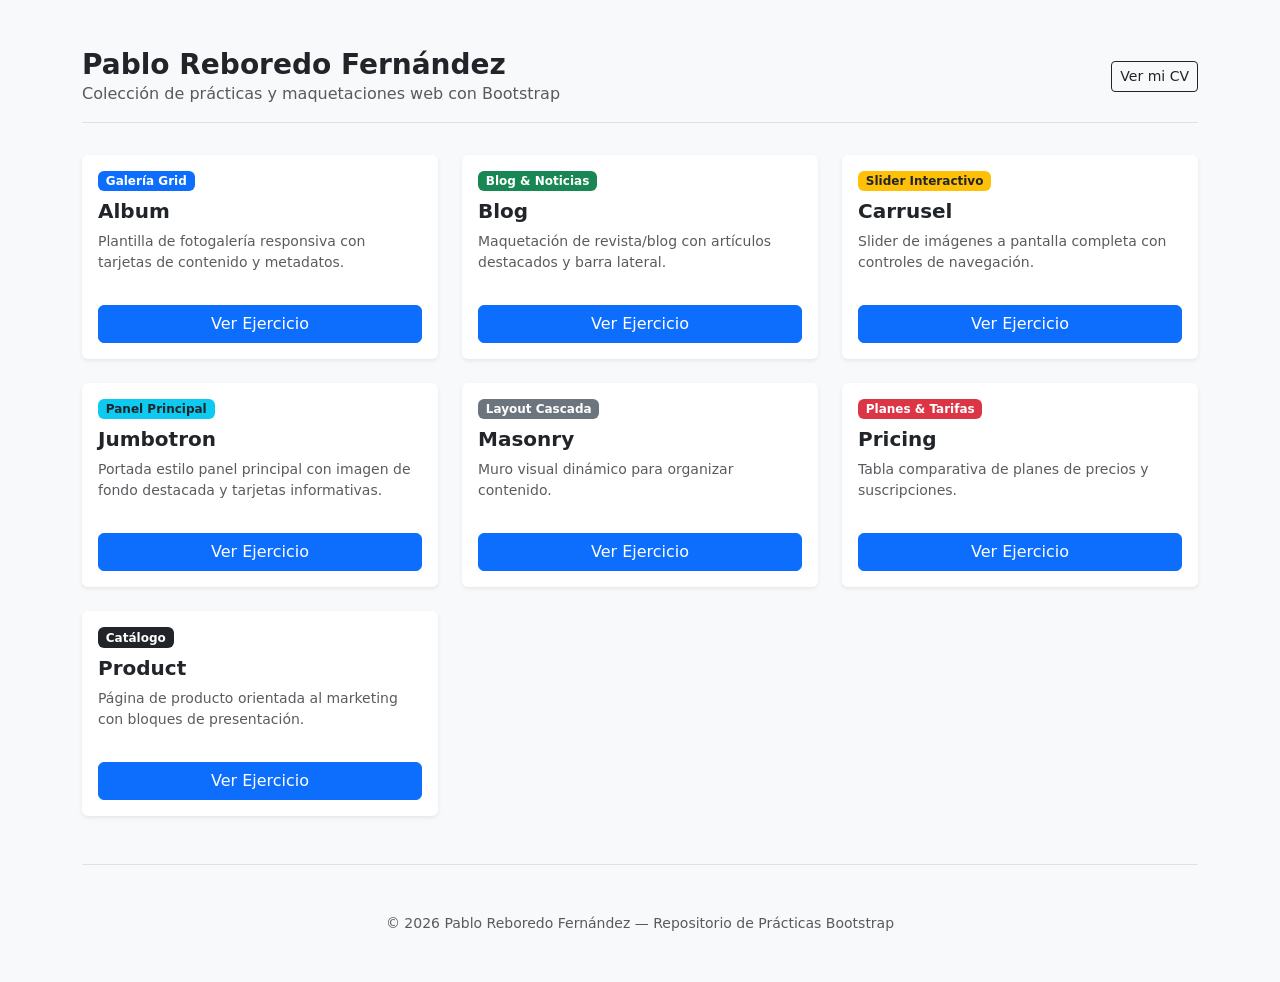
<file: index.html>
<!DOCTYPE html>
<html lang="es">

<head>
    <meta charset="utf-8">
    <meta name="viewport" content="width=device-width, initial-scale=1">
    <title>Pablo Reboredo | Prácticas Bootstrap</title>

    <!-- Bootstrap 5 CSS -->
    <link href="https://cdn.jsdelivr.net/npm/bootstrap@5.3.3/dist/css/bootstrap.min.css" rel="stylesheet">
    
    <link href="style.css" rel="stylesheet">
</head>

<body>
    <div class="container py-5">
        
        <!-- Cabecera -->
        <header class="pb-3 mb-4 border-bottom d-flex justify-content-between align-items-center flex-wrap gap-2">
            <div>
                <h1 class="h3 fw-bold mb-0">Pablo Reboredo Fernández</h1>
                <p class="text-muted mb-0">Colección de prácticas y maquetaciones web con Bootstrap</p>
            </div>
            <a href="https://pabloreboredo16.github.io/mi-cv/" class="btn btn-outline-dark btn-sm">Ver mi CV</a>
        </header>

        <!-- Galería de Ejercicios -->
        <div class="row row-cols-1 row-cols-md-2 row-cols-lg-3 g-4 pt-2">

            <!-- Album -->
            <div class="col">
                <div class="card h-100 card-project border-0 shadow-sm">
                    <div class="card-body d-flex flex-column">
                        <span class="badge bg-primary w-auto mb-2 align-self-start">Galería Grid</span>
                        <h5 class="card-title fw-bold">Album</h5>
                        <p class="card-text text-muted small flex-grow-1">
                            Plantilla de fotogalería responsiva con tarjetas de contenido y metadatos.
                        </p>
                        <a href="album/index.html" class="btn btn-primary w-100 mt-3">Ver Ejercicio</a>
                    </div>
                </div>
            </div>

            <!-- Blog -->
            <div class="col">
                <div class="card h-100 card-project border-0 shadow-sm">
                    <div class="card-body d-flex flex-column">
                        <span class="badge bg-success w-auto mb-2 align-self-start">Blog & Noticias</span>
                        <h5 class="card-title fw-bold">Blog</h5>
                        <p class="card-text text-muted small flex-grow-1">
                            Maquetación de revista/blog con artículos destacados y barra lateral.
                        </p>
                        <a href="blog/index.html" class="btn btn-primary w-100 mt-3">Ver Ejercicio</a>
                    </div>
                </div>
            </div>

            <!-- Carrusel -->
            <div class="col">
                <div class="card h-100 card-project border-0 shadow-sm">
                    <div class="card-body d-flex flex-column">
                        <span class="badge bg-warning text-dark w-auto mb-2 align-self-start">Slider Interactivo</span>
                        <h5 class="card-title fw-bold">Carrusel</h5>
                        <p class="card-text text-muted small flex-grow-1">
                            Slider de imágenes a pantalla completa con controles de navegación.
                        </p>
                        <a href="carrusel/index.html" class="btn btn-primary w-100 mt-3">Ver Ejercicio</a>
                    </div>
                </div>
            </div>

            <!-- Jumbotron -->
            <div class="col">
                <div class="card h-100 card-project border-0 shadow-sm">
                    <div class="card-body d-flex flex-column">
                        <span class="badge bg-info text-dark w-auto mb-2 align-self-start">Panel Principal</span>
                        <h5 class="card-title fw-bold">Jumbotron</h5>
                        <p class="card-text text-muted small flex-grow-1">
                            Portada estilo panel principal con imagen de fondo destacada y tarjetas informativas.
                        </p>
                        <a href="jumbotron/index.html" class="btn btn-primary w-100 mt-3">Ver Ejercicio</a>
                    </div>
                </div>
            </div>

            <!-- Masonry -->
            <div class="col">
                <div class="card h-100 card-project border-0 shadow-sm">
                    <div class="card-body d-flex flex-column">
                        <span class="badge bg-secondary w-auto mb-2 align-self-start">Layout Cascada</span>
                        <h5 class="card-title fw-bold">Masonry</h5>
                        <p class="card-text text-muted small flex-grow-1">
                            Muro visual dinámico para organizar contenido.
                        </p>
                        <a href="masonry/index.html" class="btn btn-primary w-100 mt-3">Ver Ejercicio</a>
                    </div>
                </div>
            </div>

            <!-- Pricing -->
            <div class="col">
                <div class="card h-100 card-project border-0 shadow-sm">
                    <div class="card-body d-flex flex-column">
                        <span class="badge bg-danger w-auto mb-2 align-self-start">Planes & Tarifas</span>
                        <h5 class="card-title fw-bold">Pricing</h5>
                        <p class="card-text text-muted small flex-grow-1">
                            Tabla comparativa de planes de precios y suscripciones.
                        </p>
                        <a href="pricing/index.html" class="btn btn-primary w-100 mt-3">Ver Ejercicio</a>
                    </div>
                </div>
            </div>

            <!-- Product -->
            <div class="col">
                <div class="card h-100 card-project border-0 shadow-sm">
                    <div class="card-body d-flex flex-column">
                        <span class="badge bg-dark w-auto mb-2 align-self-start">Catálogo</span>
                        <h5 class="card-title fw-bold">Product</h5>
                        <p class="card-text text-muted small flex-grow-1">
                            Página de producto orientada al marketing con bloques de presentación.
                        </p>
                        <a href="product/index.html" class="btn btn-primary w-100 mt-3">Ver Ejercicio</a>
                    </div>
                </div>
            </div>

        </div>

        <!-- Pie de página -->
        <footer class="pt-5 mt-5 text-muted border-top text-center small">
            &copy; 2026 Pablo Reboredo Fernández — Repositorio de Prácticas Bootstrap
        </footer>

    </div>

    <!-- Bootstrap JS Bundle -->
    <script src="https://cdn.jsdelivr.net/npm/bootstrap@5.3.3/dist/js/bootstrap.bundle.min.js"></script>
</body>

</html>
</file>
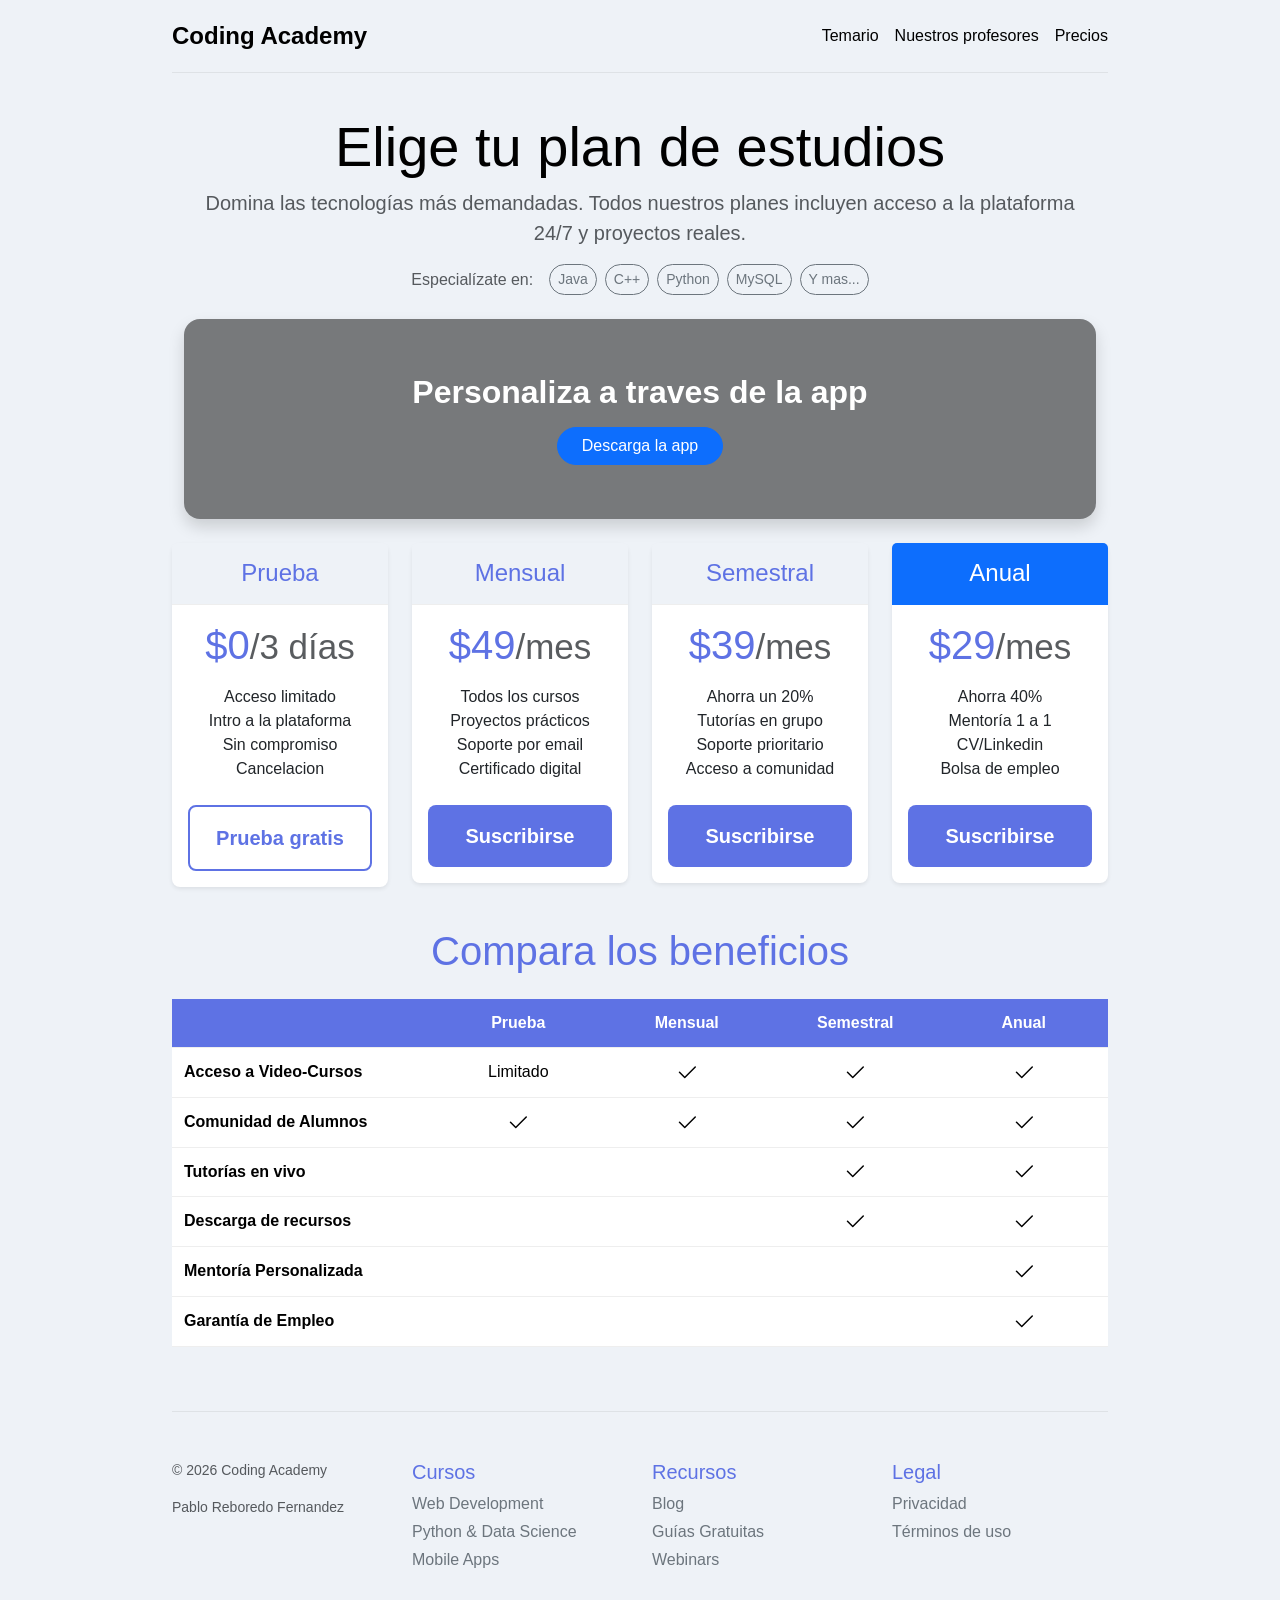
<file: pricing/index.html>
<!doctype html>
<html lang="es" data-bs-theme="auto">

<head>
  <meta charset="utf-8" />
  <meta name="viewport" content="width=device-width, initial-scale=1" />
  <meta name="description" content="Planes de precios para el curso de programación FullStack" />
  <meta name="author" content="Curso de Programación" />
  <title>Precios - Curso de Programación</title>

  <!-- Bootstrap CSS -->
  <link href="https://cdn.jsdelivr.net/npm/bootstrap@5.3.8/dist/css/bootstrap.min.css" rel="stylesheet"
    integrity="sha384-sRIl4kxILFvY47J16cr9ZwB07vP4J8+LH7qKQnuqkuIAvNWLzeN8tE5YBujZqJLB" crossorigin="anonymous">
  <meta name="theme-color" content="#712cf9" />
  <link href="pricing.css" rel="stylesheet" />
</head>

<body>
  <svg xmlns="http://www.w3.org/2000/svg" class="d-none">
    <symbol id="check2" viewBox="0 0 16 16">
      <path
        d="M13.854 3.646a.5.5 0 0 1 0 .708l-7 7a.5.5 0 0 1-.708 0l-3.5-3.5a.5.5 0 1 1 .708-.708L6.5 10.293l6.646-6.647a.5.5 0 0 1 .708 0z">
      </path>
    </symbol>
    <symbol id="circle-half" viewBox="0 0 16 16">
      <path d="M8 15A7 7 0 1 0 8 1v14zm0 1A8 8 0 1 1 8 0a8 8 0 0 1 0 16z"></path>
    </symbol>
    <symbol id="moon-stars-fill" viewBox="0 0 16 16">
      <path
        d="M6 .278a.768.768 0 0 1 .08.858 7.208 7.208 0 0 0-.878 3.46c0 4.021 3.278 7.277 7.318 7.277.527 0 1.04-.055 1.533-.16a.787.787 0 0 1 .81.316.733.733 0 0 1-.031.893A8.349 8.349 0 0 1 8.344 16C3.734 16 0 12.286 0 7.71 0 4.266 2.114 1.312 5.124.06A.752.752 0 0 1 6 .278z">
      </path>
      <path
        d="M10.794 3.148a.217.217 0 0 1 .412 0l.387 1.162c.173.518.579.924 1.097 1.097l1.162.387a.217.217 0 0 1 0 .412l-1.162.387a1.734 1.734 0 0 0-1.097 1.097l-.387 1.162a.217.217 0 0 1-.412 0l-.387-1.162A1.734 1.734 0 0 0 9.31 6.593l-1.162-.387a.217.217 0 0 1 0-.412l1.162-.387a1.734 1.734 0 0 0 1.097-1.097l.387-1.162zM13.863.099a.145.145 0 0 1 .274 0l.258.774c.115.346.386.617.732.732l.774.258a.145.145 0 0 1 0 .274l-.774.258a1.156 1.156 0 0 0-.732.732l-.258.774a.145.145 0 0 1-.274 0l-.258-.774a1.156 1.156 0 0 0-.732-.732l-.774-.258a.145.145 0 0 1 0-.274l.774-.258c.346-.115.617-.386.732-.732L13.863.1z">
      </path>
    </symbol>
    <symbol id="sun-fill" viewBox="0 0 16 16">
      <path
        d="M8 12a4 4 0 1 0 0-8 4 4 0 0 0 0 8zM8 0a.5.5 0 0 1 .5.5v2a.5.5 0 0 1-1 0v-2A.5.5 0 0 1 8 0zm0 13a.5.5 0 0 1 .5.5v2a.5.5 0 0 1-1 0v-2A.5.5 0 0 1 8 13zm8-5a.5.5 0 0 1-.5.5h-2a.5.5 0 0 1 0-1h2a.5.5 0 0 1 .5.5zM3 8a.5.5 0 0 1-.5.5h-2a.5.5 0 0 1 0-1h2A.5.5 0 0 1 3 8zm10.657-5.657a.5.5 0 0 1 0 .707l-1.414 1.415a.5.5 0 1 1-.707-.708l1.414-1.414a.5.5 0 0 1 .707 0zm-9.193 9.193a.5.5 0 0 1 0 .707L3.05 13.657a.5.5 0 0 1-.707-.707l1.414-1.414a.5.5 0 0 1 .707 0zm9.193 2.121a.5.5 0 0 1-.707 0l-1.414-1.414a.5.5 0 0 1 .707-.707l1.414 1.414a.5.5 0 0 1 0 .707zM4.464 4.465a.5.5 0 0 1-.707 0L2.343 3.05a.5.5 0 1 1 .707-.707l1.414 1.414a.5.5 0 0 1 0 .708z">
      </path>
    </symbol>
    <symbol id="check" viewBox="0 0 16 16">
      <title>Check</title>
      <path
        d="M13.854 3.646a.5.5 0 0 1 0 .708l-7 7a.5.5 0 0 1-.708 0l-3.5-3.5a.5.5 0 1 1 .708-.708L6.5 10.293l6.646-6.647a.5.5 0 0 1 .708 0z">
      </path>
    </symbol>
  </svg>

  <div class="container py-3">
    <header>
      <div class="d-flex flex-column flex-md-row align-items-center pb-3 mb-4 border-bottom">
        <a href="#" class="d-flex align-items-center link-body-emphasis text-decoration-none">
          <span class="fs-4 fw-bold">Coding Academy</span>
        </a>
        <nav class="d-inline-flex mt-2 mt-md-0 ms-md-auto">
          <a class="me-3 py-2 link-body-emphasis text-decoration-none" href="#">Temario</a>
          <a class="me-3 py-2 link-body-emphasis text-decoration-none" href="#">Nuestros profesores</a>
          <a class="py-2 link-body-emphasis text-decoration-none" href="#">Precios</a>
        </nav>
      </div>

      <div class="pricing-header p-3 pb-md-4 mx-auto text-center">
        <h1 class="display-4 fw-normal text-body-emphasis">Elige tu plan de estudios</h1>
        <p class="fs-5 text-body-secondary">
          Domina las tecnologías más demandadas. Todos nuestros planes incluyen acceso a la plataforma 24/7 y proyectos
          reales.
        </p>
        <div class="d-flex flex-wrap justify-content-center gap-2 mt-3">
          <span class="text-body-secondary me-2 align-self-center">Especialízate en:</span>
          <a href="https://www.java.com/es/" class="btn btn-sm btn-outline-secondary rounded-pill">Java</a>
          <a href="https://learn.microsoft.com/es-es/cpp/windows/latest-supported-vc-redist?view=msvc-170"
            class="btn btn-sm btn-outline-secondary rounded-pill">C++</a>
          <a href="https://es.python.org/" class="btn btn-sm btn-outline-secondary rounded-pill">Python</a>
          <a href="https://www.mysql.com/" class="btn btn-sm btn-outline-secondary rounded-pill">MySQL</a>
          <a class="btn btn-sm btn-outline-secondary rounded-pill">Y mas...</a>
        </div>
      </div>
    </header>

    <div class="container mb-4">
      <div class="banner-small shadow">
        <h2 class="banner-title">Personaliza a traves de la app</h2>
        <a class="btn btn-primary rounded-pill px-4" href="#">Descarga la app</a>
      </div>
    </div>

    <main>
      <div class="row row-cols-1 row-cols-md-2 row-cols-lg-4 mb-3 text-center">
        <!-- Plan Prueba Gratuita -->
        <div class="col">
          <div class="card mb-4 shadow-sm">
            <div class="card-header py-3">
              <h4 class="my-0">Prueba</h4>
            </div>
            <div class="card-body">
              <h1 class="card-title pricing-card-title">$0<small class="text-body-secondary fw-light">/3 días</small>
              </h1>
              <ul class="list-unstyled mt-3 mb-4">
                <li>Acceso limitado</li>
                <li>Intro a la plataforma</li>
                <li>Sin compromiso</li>
                <li>Cancelacion</li>
              </ul>
              <button type="button" class="w-100 btn btn-lg btn-outline-primary">Prueba gratis</button>
            </div>
          </div>
        </div>
        <!-- Plan Mensual -->
        <div class="col">
          <div class="card mb-4 rounded-3 shadow-sm">
            <div class="card-header py-3">
              <h4 class="my-0 fw-normal">Mensual</h4>
            </div>
            <div class="card-body">
              <h1 class="card-title pricing-card-title">
                $49<small class="text-body-secondary fw-light">/mes</small>
              </h1>
              <ul class="list-unstyled mt-3 mb-4">
                <li>Todos los cursos</li>
                <li>Proyectos prácticos</li>
                <li>Soporte por email</li>
                <li>Certificado digital</li>
              </ul>
              <button type="button" class="w-100 btn btn-lg btn-primary">
                Suscribirse
              </button>
            </div>
          </div>
        </div>

        <!-- Plan Semestral -->
        <div class="col">
          <div class="card mb-4 rounded-3 shadow-sm">
            <div class="card-header py-3">
              <h4 class="my-0 fw-normal">Semestral</h4>
            </div>
            <div class="card-body">
              <h1 class="card-title pricing-card-title">
                $39<small class="text-body-secondary fw-light">/mes</small>
              </h1>
              <ul class="list-unstyled mt-3 mb-4">
                <li>Ahorra un 20%</li>
                <li>Tutorías en grupo</li>
                <li>Soporte prioritario</li>
                <li>Acceso a comunidad</li>
              </ul>
              <button type="button" class="w-100 btn btn-lg btn-primary">
                Suscribirse
              </button>
            </div>
          </div>
        </div>
        <!-- Plan Anual -->
        <div class="col">
          <div class="card mb-4 rounded-3 shadow-sm border-primary">
            <div class="card-header py-3 text-bg-primary border-primary">
              <h4 class="my-0 fw-normal">Anual</h4>
            </div>
            <div class="card-body">
              <h1 class="card-title pricing-card-title">
                $29<small class="text-body-secondary fw-light">/mes</small>
              </h1>
              <ul class="list-unstyled mt-3 mb-4">
                <li>Ahorra 40%</li>
                <li>Mentoría 1 a 1</li>
                <li>CV/Linkedin</li>
                <li>Bolsa de empleo</li>
              </ul>
              <button type="button" class="w-100 btn btn-lg btn-primary">
                Suscribirse
              </button>
            </div>
          </div>
        </div>
      </div>

      <h2 class="display-6 text-center mb-4">Compara los beneficios</h2>
      <div class="table-responsive">
        <table class="table text-center">
          <thead>
            <tr>
              <th style="width: 28%"></th>
              <th style="width: 18%">Prueba</th>
              <th style="width: 18%">Mensual</th>
              <th style="width: 18%">Semestral</th>
              <th style="width: 18%">Anual</th>
            </tr>
          </thead>
          <tbody>
            <tr>
              <th scope="row" class="text-start">Acceso a Video-Cursos</th>
              <td>Limitado</td>
              <td><svg class="bi" width="24" height="24">
                  <use xlink:href="#check"></use>
                </svg></td>
              <td><svg class="bi" width="24" height="24">
                  <use xlink:href="#check"></use>
                </svg></td>
              <td><svg class="bi" width="24" height="24">
                  <use xlink:href="#check"></use>
                </svg></td>
            </tr>
            <tr>
              <th scope="row" class="text-start">Comunidad de Alumnos</th>
              <td><svg class="bi" width="24" height="24">
                  <use xlink:href="#check"></use>
                </svg></td>
              <td><svg class="bi" width="24" height="24">
                  <use xlink:href="#check"></use>
                </svg></td>
              <td><svg class="bi" width="24" height="24">
                  <use xlink:href="#check"></use>
                </svg></td>
              <td><svg class="bi" width="24" height="24">
                  <use xlink:href="#check"></use>
                </svg></td>
            </tr>
          </tbody>
          <tbody>
            <tr>
              <th scope="row" class="text-start">Tutorías en vivo</th>
              <td></td>
              <td></td>
              <td><svg class="bi" width="24" height="24">
                  <use xlink:href="#check"></use>
                </svg></td>
              <td><svg class="bi" width="24" height="24">
                  <use xlink:href="#check"></use>
                </svg></td>
            </tr>
            <tr>
              <th scope="row" class="text-start">Descarga de recursos</th>
              <td></td>
              <td></td>
              <td><svg class="bi" width="24" height="24">
                  <use xlink:href="#check"></use>
                </svg></td>
              <td><svg class="bi" width="24" height="24">
                  <use xlink:href="#check"></use>
                </svg></td>
            </tr>
            <tr>
              <th scope="row" class="text-start">Mentoría Personalizada</th>
              <td></td>
              <td></td>
              <td></td>
              <td><svg class="bi" width="24" height="24">
                  <use xlink:href="#check"></use>
                </svg></td>
            </tr>
            <tr>
              <th scope="row" class="text-start">Garantía de Empleo</th>
              <td></td>
              <td></td>
              <td></td>
              <td><svg class="bi" width="24" height="24">
                  <use xlink:href="#check"></use>
                </svg></td>
            </tr>
          </tbody>
        </table>
      </div>
    </main>

    <footer class="pt-4 my-md-5 pt-md-5 border-top">
      <div class="row">
        <div class="col-12 col-md">
          <small class="d-block mb-3 text-body-secondary">&copy; 2026 Coding Academy</small>
          <small class="d-block mb-3 text-body-secondary">Pablo Reboredo Fernandez</small>
        </div>
        <div class="col-6 col-md">
          <h5>Cursos</h5>
          <ul class="list-unstyled text-small">
            <li class="mb-1"><a class="link-secondary text-decoration-none" href="#">Web Development</a></li>
            <li class="mb-1"><a class="link-secondary text-decoration-none" href="#">Python & Data Science</a></li>
            <li class="mb-1"><a class="link-secondary text-decoration-none" href="#">Mobile Apps</a></li>
          </ul>
        </div>
        <div class="col-6 col-md">
          <h5>Recursos</h5>
          <ul class="list-unstyled text-small">
            <li class="mb-1"><a class="link-secondary text-decoration-none" href="#">Blog</a></li>
            <li class="mb-1"><a class="link-secondary text-decoration-none" href="#">Guías Gratuitas</a></li>
            <li class="mb-1"><a class="link-secondary text-decoration-none" href="#">Webinars</a></li>
          </ul>
        </div>
        <div class="col-6 col-md">
          <h5>Legal</h5>
          <ul class="list-unstyled text-small">
            <li class="mb-1"><a class="link-secondary text-decoration-none" href="#">Privacidad</a></li>
            <li class="mb-1"><a class="link-secondary text-decoration-none" href="#">Términos de uso</a></li>
          </ul>
        </div>
      </div>
    </footer>
  </div>
  <!-- Bootstrap JS -->
  <script src="https://cdn.jsdelivr.net/npm/@popperjs/core@2.11.8/dist/umd/popper.min.js"></script>
  <script src="https://cdn.jsdelivr.net/npm/bootstrap@5.3.8/dist/js/bootstrap.bundle.min.js"></script>
</body>

</html>
</file>
<file: style.css>
body {
    background-color: #f8f9fa;
    font-family: 'Segoe UI', system-ui, -apple-system, sans-serif;
}

.card-project {
    transition: transform 0.25s ease, box-shadow 0.25s ease;
}

.card-project:hover {
    transform: translateY(-5px);
    box-shadow: 0 10px 25px rgba(0, 0, 0, 0.12) !important;
}
</file>
<file: pricing/pricing.css>
body {
  background: #eef2f7; 
  font-family: sans-serif;
  color: #5e72e4;
  margin: 0;
}

.container {
  max-width: 960px;
  margin: auto;
}

.pricing-header {
  text-align: center;
  padding: 3rem 1rem;
}

.card {
  background: #fff;
  border-radius: 8px;
  border: none;
  box-shadow: 0 4px 6px rgba(0,0,0,0.05);
  transition: 0.3s;
}

.card:hover {
  transform: translateY(-10px);
  box-shadow: 0 15px 30px rgba(0,0,0,0.1);
}

.card-header {
  background: #eef2f7;
  padding: 1.5rem;
  font-weight: bold;
  color: #5e72e4;
  text-align: center;
  border-bottom: 1px solid #eee;
}

.pricing-card-title {
  color: #5e72e4;
  font-size: 2.5rem;
  text-align: center;
}

.table {
  width: 100%;
  border-collapse: collapse;
}

.table thead th {
  background: #5e72e4;
  color: #fff;
  padding: 12px;
}

.table td, .table th {
  padding: 12px;
  border-bottom: 1px solid #eee;
}

.btn-lg {
  display: block;
  width: 100%;
  padding: 1rem;
  background: #5e72e4;
  color: #fff;
  border: none;
  border-radius: 8px;
  font-weight: bold;
  text-decoration: none;
  text-align: center;
}

.btn-outline-primary {
  display: block;
  width: 100%;
  padding: 1rem;
  background: transparent;
  color: #5e72e4;
  border: 2px solid #5e72e4;
  border-radius: 8px;
  font-weight: bold;
  text-align: center;
}

.banner-small {
  background: linear-gradient(rgba(0,0,0,0.5), rgba(0,0,0,0.5)), 
              url('https://images.unsplash.com/photo-1517694712202-14dd9538aa97?auto=format&fit=crop&w=1200&q=80') center/cover;
  min-height: 200px;
  display: flex;
  flex-direction: column;
  justify-content: center;
  align-items: center;
  border-radius: 1rem;
  color: white;
  text-align: center;
}

.banner-title {
  font-size: 2rem;
  font-weight: 700;
  margin-bottom: 1rem;
}
</file>
